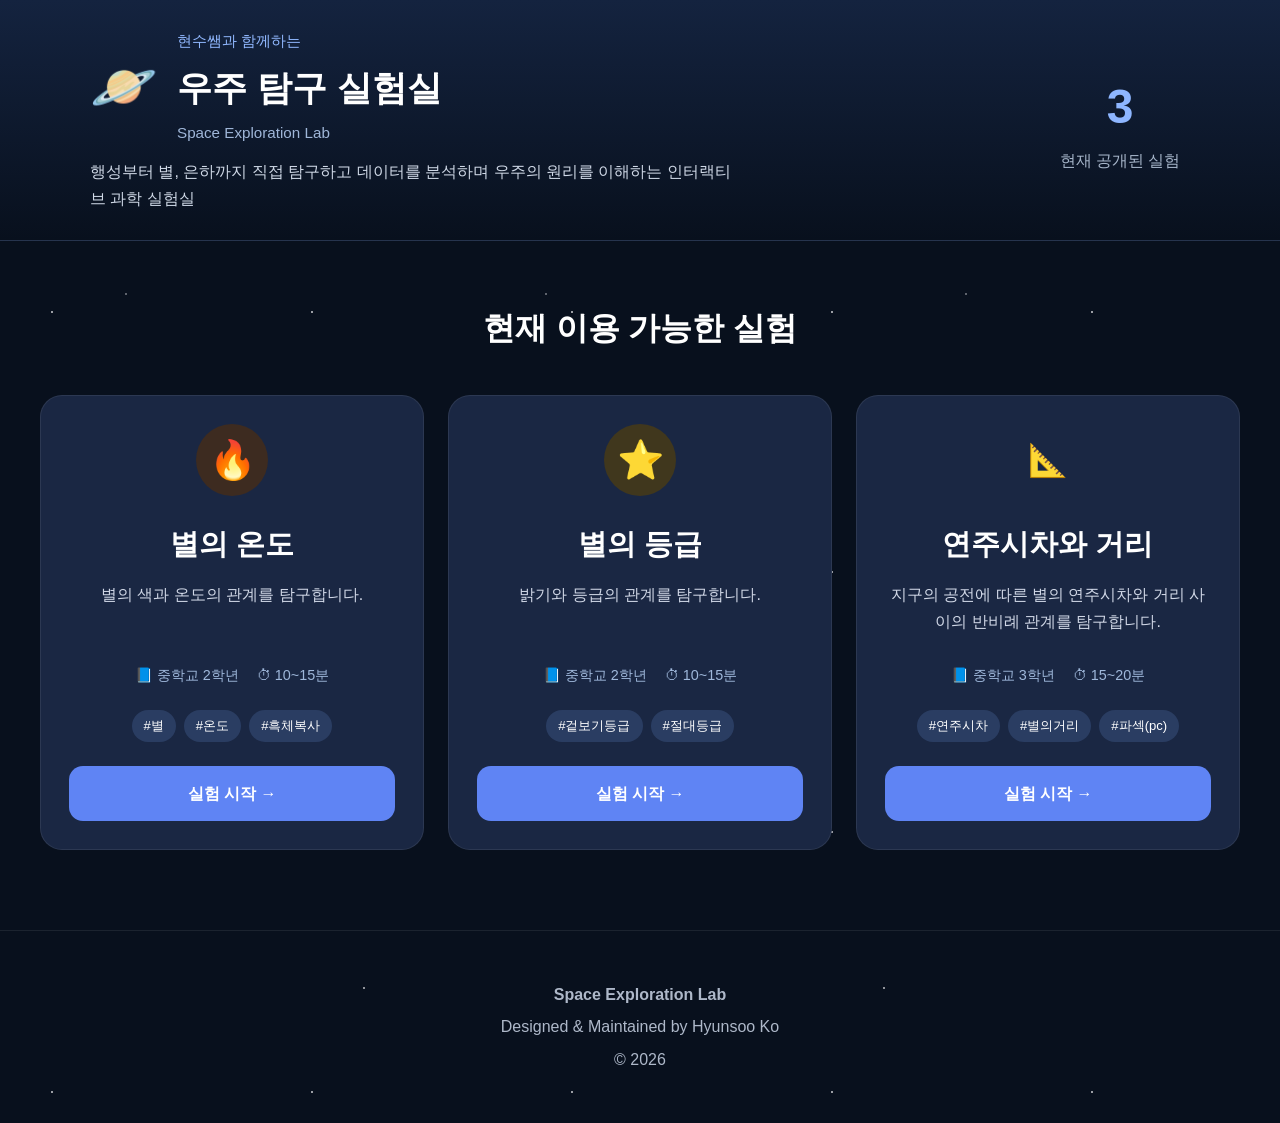
<file: index.html>
<!DOCTYPE html>
<html lang="ko">
<head>
    <meta charset="UTF-8">
    <meta name="viewport" content="width=device-width, initial-scale=1.0">
    <title>현수쌤과 함께하는 우주 탐구 실험실</title>
    <link rel="stylesheet" href="css/style.css">
</head>
<body>

    <header class="hero">
        <div class="hero-content">
            <div class="hero-left">
                <div class="title-row">
                    <div class="planet">🪐</div>
                    <div>
                        <p class="subtitle">현수쌤과 함께하는</p>
                        <h1>우주 탐구 실험실</h1>
                        <p class="english">Space Exploration Lab</p>
                    </div>
                </div>
                <p class="description">
                    행성부터 별, 은하까지 직접 탐구하고 데이터를 분석하며
                    우주의 원리를 이해하는 인터랙티브 과학 실험실
                </p>
            </div>
            <div class="hero-right">
                <div class="status-number">3</div>
                <div class="status-text">현재 공개된 실험</div>
            </div>
        </div>       
    </header>

    <main class="container">
        <h2>현재 이용 가능한 실험</h2>
<!-- 기존: <section class="lab-grid"> -->
<section class="lab-grid" style="display: grid !important; grid-template-columns: repeat(3, 1fr) !important; gap: 24px !important; width: 100% !important; max-width: 1200px !important; margin: 0 auto !important;">
            <!-- [실험 1] lab1.html 파일로 이동 링크 설정 -->
            <article class="lab-card">
                <div class="icon temperature">🔥</div>
                <h3>별의 온도</h3>
                <p class="summary">별의 색과 온도의 관계를 탐구합니다.</p>
                <div class="info">
                    <span>📘 중학교 2학년</span>
                    <span>⏱ 10~15분</span>
                </div>
                <div class="tags">
                    <span>#별</span>
                    <span>#온도</span>
                    <span>#흑체복사</span>
                </div>
                <a href="lab1.html" class="btn">실험 시작 →</a>
            </article>

            <!-- [실험 2] lab2.html 파일로 이동 링크 설정 -->
            <article class="lab-card">
                <div class="icon magnitude">⭐</div>
                <h3>별의 등급</h3>
                <p class="summary">밝기와 등급의 관계를 탐구합니다.</p>
                <div class="info">
                    <span>📘 중학교 2학년</span>
                    <span>⏱ 10~15분</span>
                </div>
                <div class="tags">
                    <span>#겉보기등급</span>
                    <span>#절대등급</span>
                </div>
                <a href="lab2.html" class="btn">실험 시작 →</a>
            </article>

<!-- [실험 3] 연주시차와 거리 링크 설정 -->
        <article class="lab-card">
            <div class="icon distance" style="font-size: 2rem;">📐</div>
            <h3>연주시차와 거리</h3>
            <p class="summary">지구의 공전에 따른 별의 연주시차와 거리 사이의 반비례 관계를 탐구합니다.</p>
            <div class="info">
                <span>📘 중학교 3학년</span>
                <span>⏱ 15~20분</span>
            </div>
            <div class="tags">
                <span>#연주시차</span>
                <span>#별의거리</span>
                <span>#파섹(pc)</span>
            </div>
            <a href="lab3.html" class="btn">실험 시작 →</a>
        </article>
        </section>
    </main>

    <footer>
        <p><strong>Space Exploration Lab</strong></p>
        <p>Designed & Maintained by Hyunsoo Ko</p>
        <p>© 2026</p>
    </footer>

</body>
</html>
</file>
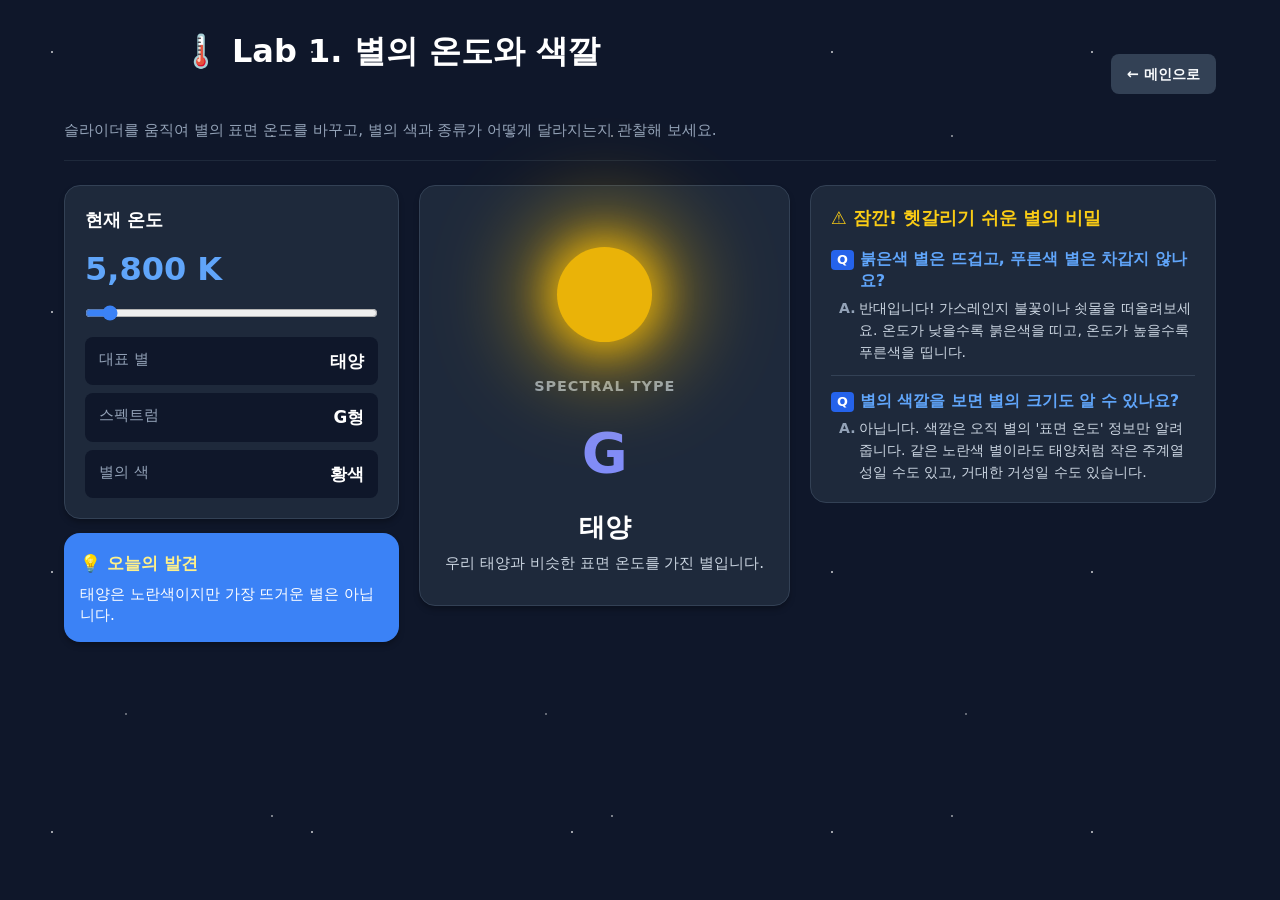
<file: lab1.html>
<!DOCTYPE html>
<html lang="ko">
<head>
    <meta charset="UTF-8">
    <meta name="viewport" content="width=device-width, initial-scale=1.0">
    <title>Lab 1. 별의 온도와 색깔 - 우주 탐구 실험실</title>
    <link rel="stylesheet" href="css/style.css">
    <style>
        body {
            background-color: #0f172a;
            color: #f8fafc;
            margin: 0;
            padding: 24px 0;
            font-family: system-ui, -apple-system, sans-serif;
            box-sizing: border-box;
        }

        /* 헤더 영역 */
        .lab-header {
            display: flex;
            justify-content: space-between;
            align-items: center;
            margin-bottom: 24px;
            padding-bottom: 16px;
            border-bottom: 1px solid #1e293b;
        }

        .lab-title {
            color: #ffffff !important;
            font-size: 2rem !important;
            font-weight: 800 !important;
            margin: 0;
        }

        .lab-subtitle {
            color: #94a3b8 !important;
            font-size: 0.95rem !important;
            margin: 4px 0 0 0;
        }

        .back-btn {
            background-color: #334155;
            color: #f8fafc;
            padding: 8px 16px;
            border-radius: 8px;
            text-decoration: none;
            font-weight: 600;
            font-size: 0.9rem;
            transition: background 0.2s;
            white-space: nowrap;
        }

        .back-btn:hover {
            background-color: #475569;
        }

        /* 카드 공통 스타일 */
        .control-card, .viewer-card, .discovery-card {
            background-color: #1e293b !important;
            color: #ffffff !important;
            border: 1px solid #334155 !important;
            border-radius: 16px;
            padding: 20px;
            box-shadow: 0 4px 6px -1px rgba(0, 0, 0, 0.3);
        }

        /* 컨트롤러 스타일 */
        .temperature-value {
            color: #60a5fa !important;
            font-size: 2rem !important;
            font-weight: 800 !important;
        }

        .star-info .info-item {
            background-color: #0f172a !important;
            padding: 10px 14px;
            border-radius: 8px;
            margin-top: 8px;
            display: flex;
            justify-content: space-between;
        }

        .star-info .info-item span { color: #94a3b8 !important; font-size: 0.95rem; }
        .star-info .info-item strong { color: #ffffff !important; font-size: 1.05rem; }

        /* 뷰어 스타일 */
        .spectral-text { color: #94a3b8 !important; font-weight: 600; letter-spacing: 1px; font-size: 0.9rem; }
        .spectral-type { color: #818cf8 !important; font-size: 3.5rem !important; font-weight: bold !important; margin: 6px 0; }
        #starDisplayName { color: #ffffff !important; font-size: 1.6rem; margin: 6px 0 2px 0; }
        #starDescription { color: #cbd5e1 !important; font-size: 0.95rem; margin: 0; }

        #temperatureSlider {
            width: 100%;
            height: 8px;
            accent-color: #3b82f6;
            cursor: pointer;
            margin: 12px 0;
        }

        /* 💡 오늘의 발견 카드 */
        .discovery-card {
            background-color: #3b82f6 !important;
            border: none !important;
            margin-top: 14px;
            padding: 16px;
        }
        .discovery-card h3 {
            color: #fef08a !important;
            font-size: 1.05rem !important;
            margin-top: 0;
            margin-bottom: 6px;
        }
        #discoveryText {
            color: #ffffff !important;
            font-size: 0.95rem !important;
            line-height: 1.4;
            margin: 0;
            font-weight: 500;
        }

        /* ⚠️ 질문/답변 명확한 구별을 위한 FAQ 스타일 */
        .faq-section {
            background-color: #1e293b;
            border: 1px solid #334155;
            border-radius: 16px;
            padding: 18px 20px;
        }

        .faq-title {
            color: #facc15 !important;
            font-size: 1.1rem !important;
            font-weight: bold;
            margin-bottom: 14px;
        }

        .faq-list {
            display: flex;
            flex-direction: column;
            gap: 14px;
        }

        /* 각 질문-답변 세트 항목 */
        .faq-item {
            padding-bottom: 12px;
            border-bottom: 1px solid #334155;
        }

        .faq-item:last-child {
            border-bottom: none;
            padding-bottom: 0;
        }

        /* 질문(Q) 스타일: 밝은 파란색 및 두꺼운 글씨 */
        .faq-question {
            color: #60a5fa !important;
            font-size: 0.98rem !important;
            font-weight: 700 !important;
            margin: 0 0 6px 0;
            line-height: 1.4;
            display: flex;
            align-items: flex-start;
            gap: 6px;
        }

        .faq-question .q-badge {
            background-color: #2563eb;
            color: #ffffff;
            font-size: 0.8rem;
            padding: 1px 6px;
            border-radius: 4px;
            font-weight: 800;
            flex-shrink: 0;
            margin-top: 2px;
        }

        /* 답변(A) 스타일: 여백 구분 및 연한 글씨 */
        .faq-answer {
            color: #cbd5e1 !important;
            font-size: 0.88rem !important;
            line-height: 1.55;
            margin: 0;
            padding-left: 28px; /* 질문 태그 뒤로 깔끔하게 들여쓰기 */
            position: relative;
        }

        .faq-answer::before {
            content: "A.";
            position: absolute;
            left: 8px;
            color: #94a3b8;
            font-weight: 700;
        }

        /* 3열 대시보드 레이아웃 */
        .main-dashboard {
            display: grid;
            grid-template-columns: 0.95fr 1.05fr 1.15fr;
            gap: 20px;
            align-items: start;
        }
    </style>
</head>
<body>

    <div class="container" style="max-width: 1400px; margin: 0 auto; padding: 0 24px;">
        
        <!-- 헤더 영역 -->
        <header class="lab-header">
            <div>
                <h2 class="lab-title">🌡️ Lab 1. 별의 온도와 색깔</h2>
                <p class="lab-subtitle">
                    슬라이더를 움직여 별의 표면 온도를 바꾸고, 별의 색과 종류가 어떻게 달라지는지 관찰해 보세요.
                </p>
            </div>
            <a href="index.html" class="back-btn">← 메인으로</a>
        </header>

        <!-- 대시보드 메인 영역 -->
        <div class="main-dashboard">
            
            <!-- 1열 (왼쪽) -->
            <div class="column-1">
                <div class="control-card">
                    <h3 style="color: white; margin-top: 0; margin-bottom: 6px; font-size: 1.1rem;">현재 온도</h3>
                    <div id="temperatureValue" class="temperature-value">5,800 K</div>
                    <input id="temperatureSlider" type="range" min="3000" max="50000" step="100" value="5800">

                    <div class="star-info">
                        <div class="info-item"><span>대표 별</span><strong id="starName">태양</strong></div>
                        <div class="info-item"><span>스펙트럼</span><strong id="starType">G형</strong></div>
                        <div class="info-item"><span>별의 색</span><strong id="starLabel">황색</strong></div>
                    </div>
                </div>

                <div class="discovery-card">
                    <h3>💡 오늘의 발견</h3>
                    <p id="discoveryText">
                        태양은 노란색이지만 가장 뜨거운 별은 아닙니다.
                    </p>
                </div>
            </div>

            <!-- 2열 (중앙) -->
            <div class="column-2">
                <div class="viewer-card" style="text-align: center; padding: 28px 20px;">
                    <div class="star-wrapper" style="position: relative; height: 160px; display: flex; align-items: center; justify-content: center;">
                        <div id="starGlow" style="position: absolute; width: 120px; height: 120px; border-radius: 50%; background: #ffd54f; filter: blur(22px); opacity: 0.6;"></div>
                        <div id="star" style="position: relative; width: 95px; height: 95px; border-radius: 50%; background: #ffd54f; transition: background 0.2s;"></div>
                    </div>
                    <div class="spectral-text">SPECTRAL TYPE</div>
                    <div id="spectralType" class="spectral-type">G</div>
                    <h2 id="starDisplayName">태양</h2>
                    <p id="starDescription">우리 태양과 비슷한 표면 온도를 가진 황색 별입니다.</p>
                </div>
            </div>

            <!-- 3열 (오른쪽): Q & A 구분된 오개념 영역 -->
            <div class="column-3">
                <div class="faq-section">
                    <div class="faq-title">
                        ⚠️ 잠깐! 헷갈리기 쉬운 별의 비밀
                    </div>
                    <div id="faqContainer" class="faq-list">
                        <!-- 자바스크립트로 Q와 A가 구분된 목록이 들어옵니다 -->
                    </div>
                </div>
            </div>

        </div>
    </div>

    <!-- 스크립트 연결 -->
    <script src="js/lab1.js"></script>
</body>
</html>
</file>
<file: css/style.css>
/* ===================================
   1. RESET (기본 스타일 초기화)
=================================== */

*{
    margin:0;
    padding:0;
    box-sizing:border-box;
}

body{
    font-family:
    "Pretendard",
    "Noto Sans KR",
    sans-serif;

    background:#08101d;
    color:white;
    line-height:1.7;

    /* 배경 우주 느낌의 은은한 별 효과 */
    background-image:
    radial-gradient(circle at 20% 20%, rgba(255,255,255,.6) 1px, transparent 1px),
    radial-gradient(circle at 80% 40%, rgba(255,255,255,.45) 1px, transparent 1px),
    radial-gradient(circle at 30% 70%, rgba(255,255,255,.35) 1px, transparent 1px),
    radial-gradient(circle at 70% 90%, rgba(255,255,255,.55) 1px, transparent 1px);

    background-size:
    260px 260px,
    340px 340px,
    420px 420px,
    520px 520px;
}


/* ===================================
   2. HERO (상단 헤더 영역)
=================================== */

.hero{
    padding:28px 24px;
    background:
    linear-gradient(
    180deg,
    #14233f,
    #08101d);
    border-bottom:1px solid rgba(255,255,255,.08);
}

.hero-content{
    max-width:1100px;
    margin:auto;
    display:flex;
    justify-content:space-between;
    align-items:center;
    gap:40px;
}

.hero-left{
    flex:1;
}

.title-row{
    display:flex;
    align-items:center;
    gap:20px;
    margin-bottom:12px;
}

.planet{
    font-size:54px;
}

.subtitle{
    color:#91b8ff;
    font-size:.95rem;
    margin-bottom:4px;
}

.hero h1{
    font-size:2.2rem;
    margin-bottom:2px;
}

.english{
    color:#9fb6d8;
    font-size:.95rem;
}

.description{
    color:#cfd8e6;
    max-width:650px;
}

.hero-right{
    text-align:center;
    min-width:140px;
}

.status-number{
    font-size:3rem;
    font-weight:700;
    color:#8eb6ff;
}

.status{
    margin-top:30px;
    display:inline-block;
    padding:10px 22px;
    border-radius:999px;
    background:rgba(255,255,255,.08);
    border:1px solid rgba(255,255,255,.08);
}

.status-text{
    color:#a7b6ca;
}


/* ===================================
/* ===================================
   3. CONTAINER & GRID (메인 3열 카드 레이아웃)
=================================== */

.container{
    width: min(1200px, 94%); /* 1100px -> 1200px로 조금 더 넓혀서 사각형 비율 확보 */
    margin: 60px auto;
}

.container h2{
    text-align: center;
    font-size: 2rem;
    margin-bottom: 40px;
}

/* 메인 페이지 실험 카드 그리드: PC에서는 가로 3개 사각형 균등 배치 */
.lab-grid {
    display: grid;
    grid-template-columns: repeat(3, 1fr); /* 무조건 가로 3열 */
    gap: 24px;
    width: 100%;
}

/* 태블릿 화면 (화면 너비 1024px 이하일 때 2열로 자동 정렬) */
@media (max-width: 1024px) {
    .lab-grid {
        grid-template-columns: repeat(2, 1fr);
    }
}

/* 모바일 스마트폰 화면 (화면 너비 640px 이하일 때 1열) */
@media (max-width: 640px) {
    .lab-grid {
        grid-template-columns: 1fr;
    }
}

/* ===================================
   4. CARD (실험 카드 디자인)
=================================== */

.lab-card{
    background:#1a2743;
    border-radius:22px;
    padding:28px;
    border:1px solid rgba(255,255,255,.08);
    transition:.25s;

    /* 카드 내부 요소 세로 정렬 및 높이 맞춤 */
    display: flex;
    flex-direction: column;
    justify-content: space-between;
    height: 100%;
}

.lab-card:hover{
    transform:translateY(-6px);
    border-color:#5b93ff;
    box-shadow: 0 12px 30px rgba(0,0,0,.35);
}


/* ===================================
   5. ICON & TEXT (카드 내부 요소)
=================================== */

.icon{
    width:72px;
    height:72px;
    margin:0 auto 24px;
    border-radius:50%;
    display:flex;
    justify-content:center;
    align-items:center;
    font-size:38px;
    transition:.25s;
}

.temperature{ background:#3d2b20; }
.magnitude{ background:#40371d; }
.parallax{ background:#20364c; }

.lab-card:hover .icon{
    transform:scale(1.08);
}

.lab-card h3{
    text-align:center;
    font-size:1.8rem;
    margin-bottom:12px;
}

.summary{
    text-align:center;
    color:#d0d7e6;
    min-height:60px;
}

.info{
    display:flex;
    justify-content:center;
    gap:18px;
    flex-wrap:wrap;
    margin:22px 0;
    color:#9fb8db;
    font-size:.9rem;
}

.tags{
    display:flex;
    justify-content:center;
    gap:8px;
    flex-wrap:wrap;
    margin-bottom:24px;
}

.tags span{
    background:#2a3d62;
    padding:5px 12px;
    border-radius:20px;
    font-size:.82rem;
}

.btn{
    display:block;
    text-align:center;
    text-decoration:none;
    padding:14px;
    border-radius:14px;
    background:#5f84f4;
    color:white;
    font-weight:700;
    transition:.25s;
}

.btn:hover{
    background:#7b9dff;
}


/* ===================================
   6. FOOTER (하단 푸터)
=================================== */

footer{
    margin-top:80px;
    padding:45px;
    text-align:center;
    color:#aeb8c9;
    border-top:1px solid rgba(255,255,255,.08);
}

footer p{
    margin:5px 0;
}


/* ===================================
   7. RESPONSIVE (헤더 전용 모바일 반응형)
=================================== */

@media(max-width:768px){
    .hero-content{
        flex-direction:column;
        text-align:center;
    }
    .title-row{
        justify-content:center;
    }
    .description{
        text-align:center;
    }
}


/* ======================================
   8. LAB 1~3 상세 실험실 및 SPA 화면 전환
====================================== */

.page-view {
    display: none;
}

#main-page {
    display: block;
}

:target {
    display: block !important;
}

:target ~ #main-page {
    display: none !important;
}

.back-btn {
    display: inline-block;
    width: auto !important;
    text-decoration: none;
    margin-bottom: 20px;
    background-color: #3b82f6;
    color: white;
    padding: 10px 18px;
    border-radius: 8px;
    font-size: 0.95rem;
    font-weight: 600;
}

.lab-section{
    max-width:1200px;
    margin:80px auto;
    padding:0 24px;
}

.lab-title{
    font-size:2rem;
    font-weight:700;
    color:#1f2937;
    margin-bottom:12px;
}

.lab-subtitle{
    color:#64748b;
    margin-bottom:40px;
    line-height:1.7;
}

/* 개별 실험실 내부 그리드 (조종석 - 시각화 뷰어 2열 정렬) */
.lab-section .lab-grid{
    display:grid;
    grid-template-columns:380px 1fr;
    gap:32px;
    align-items:stretch;
}

.control-card, .viewer-card, .temperature-table, .discovery-card {
    background-color: #1e293b !important;
    color: #f8fafc !important;
    border: 1px solid #334155;
    border-radius: 12px;
    padding: 24px;
}

.temperature-value {
    color: #60a5fa !important;
    font-size: 2.2rem;
    font-weight: 800;
}

.star-info .info-item span { color: #94a3b8 !important; }
.star-info .info-item strong { color: #ffffff !important; }
.spectral-text { color: #94a3b8 !important; }

.spectral-type {
    color: #818cf8 !important;
    font-size: 3rem;
    font-weight: bold;
}

.temperature-table table {
    width: 100%;
    color: #f8fafc;
    border-collapse: collapse;
}

.temperature-table th, .temperature-table td {
    padding: 12px;
    text-align: center;
    border-bottom: 1px solid #334155;
    color: #f8fafc !important;
}

.temperature-table tr.active {
    background-color: rgba(59, 130, 246, 0.35) !important;
    font-weight: bold;
}

#temperatureSlider {
    width: 100%;
    height: 8px;
    border-radius: 5px;
    accent-color: #3b82f6;
    cursor: pointer;
    margin: 15px 0;
}

@media(max-width:900px){
    .lab-section .lab-grid{
        grid-template-columns:1fr;
    }
}
</file>
